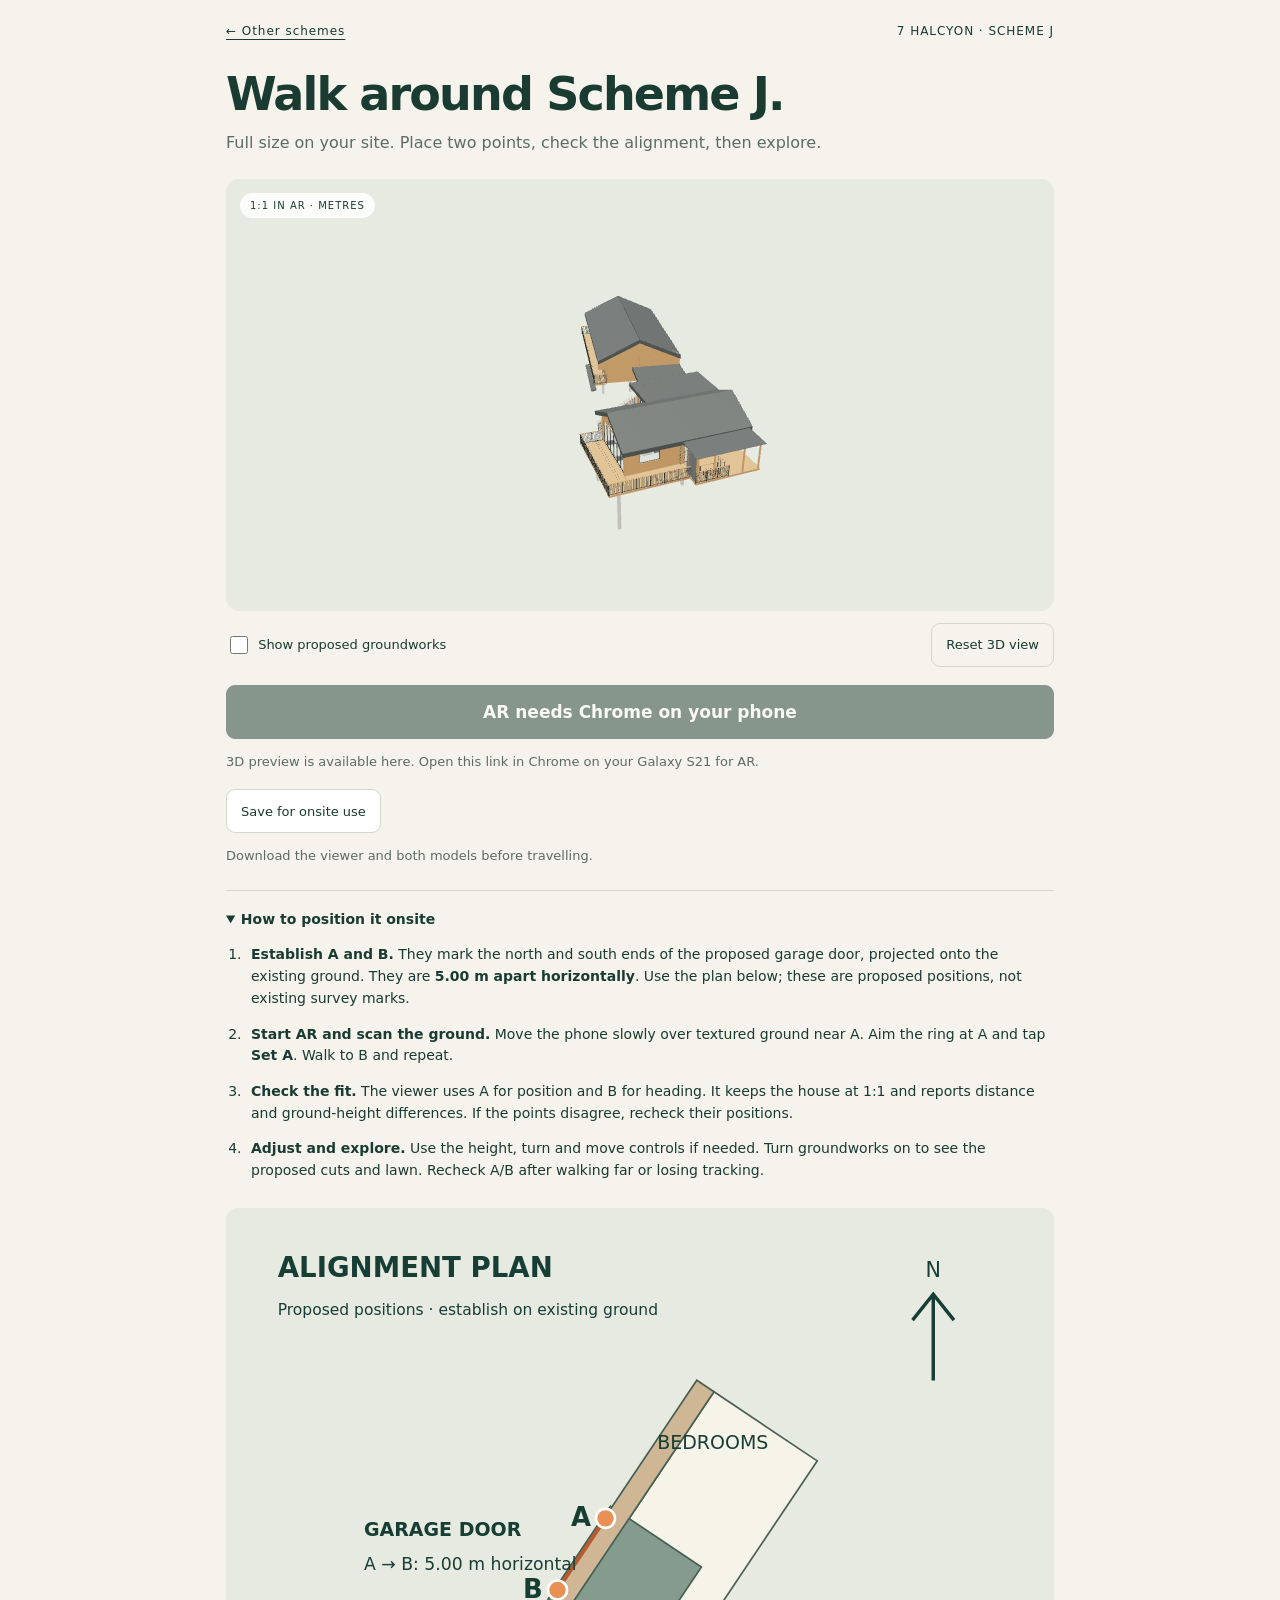
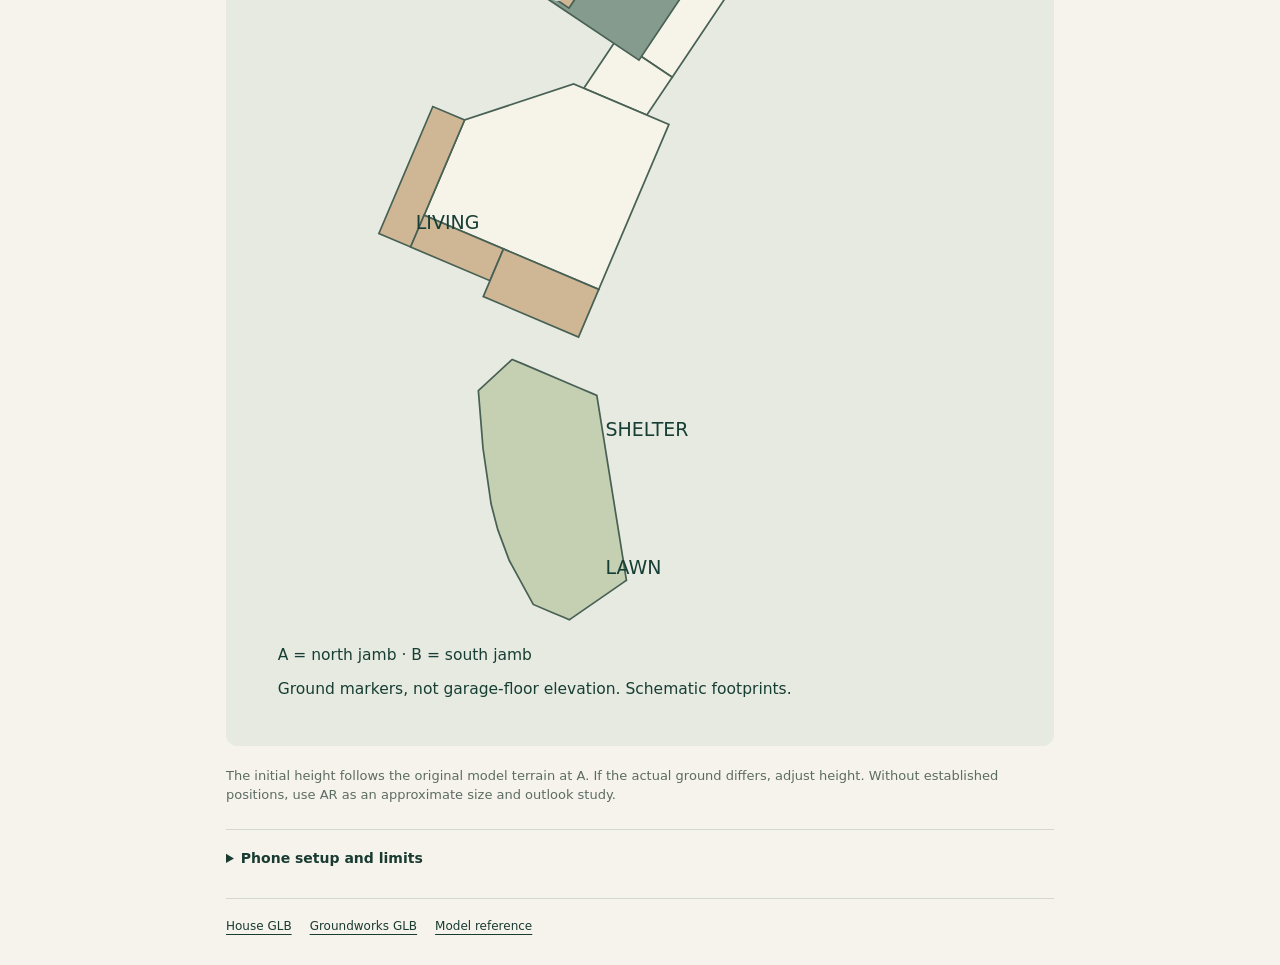
<file: j/index.html>
<!doctype html>
<html lang="en"><head><meta charset="utf-8"><meta name="viewport" content="width=device-width,initial-scale=1,viewport-fit=cover"><meta name="theme-color" content="#173e35"><title>Scheme J · On site</title>
<link rel="stylesheet" href="style.css"><link rel="icon" href="data:,">
<script type="importmap">{"imports":{"three":"./vendor/three.module.min.js"}}</script></head>
<body><main id="page">
<header><a href="../">← Other schemes</a><span>7 HALCYON · SCHEME J</span></header>
<h1>Walk around Scheme J.</h1><p class="intro">Full size on your site. Place two points, check the alignment, then explore.</p>
<div id="viewer" aria-label="Interactive 3D preview of Scheme J"><div id="loading" role="status">Loading the house…</div><span class="badge">1:1 IN AR · METRES</span></div>
<div class="toolbar"><label><input id="siteToggle" type="checkbox"> Show proposed groundworks</label><button id="resetView" class="quiet">Reset 3D view</button></div>
<button id="startAR" class="primary" disabled>Checking AR support…</button><p id="status" class="note" role="status">Open in Chrome on your Galaxy S21.</p>
<div class="secondary"><button id="saveOffline">Save for onsite use</button><a id="nativeAR" href="#" hidden>Open simple Android AR ↗</a></div><p id="offlineStatus" class="note" role="status">Download the viewer and both models before travelling.</p>
<details open><summary>How to position it onsite</summary>
<ol><li><strong>Establish A and B.</strong> They mark the north and south ends of the proposed garage door, projected onto the existing ground. They are <strong>5.00 m apart horizontally</strong>. Use the plan below; these are proposed positions, not existing survey marks.</li><li><strong>Start AR and scan the ground.</strong> Move the phone slowly over textured ground near A. Aim the ring at A and tap <strong>Set A</strong>. Walk to B and repeat.</li><li><strong>Check the fit.</strong> The viewer uses A for position and B for heading. It keeps the house at 1:1 and reports distance and ground-height differences. If the points disagree, recheck their positions.</li><li><strong>Adjust and explore.</strong> Use the height, turn and move controls if needed. Turn groundworks on to see the proposed cuts and lawn. Recheck A/B after walking far or losing tracking.</li></ol>
<img src="alignment-plan.svg" alt="Top-down Scheme J plan showing the two garage-door calibration points A and B, five metres apart, and north." class="plan">
<p class="note">The initial height follows the original model terrain at A. If the actual ground differs, adjust height. Without established positions, use AR as an approximate size and outlook study.</p></details>
<details><summary>Phone setup and limits</summary><p>Use an up-to-date Chrome, Google app and Google Play Services for AR. Allow camera access. Open this page directly over HTTPS; a file attachment or embedded browser may not launch AR.</p><p>After saving, reopen this exact page in airplane mode before you leave. Browser storage can be cleared; keep the tab available. The simple Android viewer needs an internet connection and uses automatic placement, without this page’s A/B calibration.</p><p>Concept visualisation. Position can drift; phone AR is not survey setout. Existing ground, trees and buildings do not automatically hide the virtual house. Materials are simplified for a phone; geometry comes from the saved Scheme J model dated 9 September 2026.</p></details>
<footer><a href="scheme-j-house.glb" download>House GLB</a><a href="scheme-j-siteworks.glb" download>Groundworks GLB</a><a href="model-info.json">Model reference</a></footer>
</main>
<div id="overlay" hidden>
<div class="xr-top"><span id="xrState">Find point A</span><button id="exitAR">Exit AR</button></div>
<div class="xr-bottom"><p id="xrInstruction" role="status">Move the phone slowly to find the ground.</p><button id="capture" class="primary" disabled>Set A</button>
<div id="adjustments" hidden><div class="xr-actions"><button id="reposition">Set A/B again</button><label><input id="xrSite" type="checkbox"> Groundworks</label></div>
<details><summary>Adjust placement</summary><p id="offsetReadout">Height +0.00 m · turn +0°</p>
<div class="adjust-row"><span>Height</span><button data-adjust="height,-0.1">−10 cm</button><button data-adjust="height,0.1">+10 cm</button></div>
<div class="adjust-row"><span>Turn</span><button data-adjust="yaw,-1">−1°</button><button data-adjust="yaw,1">+1°</button></div>
<div class="adjust-row"><span>Move 20 cm</span><button data-adjust="x,-0.2">←</button><button data-adjust="x,0.2">→</button><button data-adjust="z,-0.2">Away</button><button data-adjust="z,0.2">Closer</button></div>
<button id="resetAdjust">Clear adjustments</button><p class="note">Move directions follow your current view. Scaling is always locked at 100%.</p></details></div>
</div></div>
<script type="module" src="viewer.js"></script>
</body></html>
</file>
<file: j/style.css>
:root{color-scheme:light;--paper:#f5f3eb;--ink:#193b32;--muted:#5d6c63;--line:#d2d8cd;--accent:#d4f17a;font-family:system-ui,-apple-system,BlinkMacSystemFont,"Segoe UI",sans-serif;color:var(--ink);background:var(--paper)}*{box-sizing:border-box}body{margin:0}main{max-width:900px;margin:auto;padding:24px clamp(16px,4vw,36px) 32px}header{display:flex;justify-content:space-between;gap:20px;font-size:12px;letter-spacing:.08em;align-items:center}a{color:inherit;text-underline-offset:4px}h1{font-size:clamp(30px,5vw,46px);font-weight:620;letter-spacing:-.04em;line-height:1.06;margin:32px 0 12px}.intro{color:var(--muted);margin:0 0 24px;line-height:1.5}#viewer{position:relative;width:100%;height:clamp(280px,48vh,480px);background:#e7eae0;border-radius:14px;overflow:hidden}canvas{display:block;width:100%;height:100%;touch-action:none}.badge{position:absolute;left:14px;top:14px;font-size:10px;letter-spacing:.1em;background:#ffffffdd;padding:7px 10px;border-radius:20px;pointer-events:none}#loading{position:absolute;inset:0;display:grid;place-items:center;background:#e7eae0;z-index:2}#loading[hidden]{display:none}button{font:inherit;cursor:pointer;border:1px solid var(--line);border-radius:9px;padding:11px 14px;color:var(--ink);background:#fff;min-height:44px}button:disabled{opacity:.5;cursor:default}button:focus-visible,a:focus-visible,summary:focus-visible{outline:3px solid #997137;outline-offset:3px}button.primary{display:block;width:100%;background:var(--ink);color:white;font-weight:650;border-color:var(--ink);min-height:54px;font-size:17px}.toolbar,.secondary{display:flex;justify-content:space-between;align-items:center;gap:14px;flex-wrap:wrap}.toolbar{margin:12px 0 18px;font-size:13px}.quiet{background:transparent;font-size:13px}input[type=checkbox]{accent-color:var(--ink);width:18px;height:18px;vertical-align:middle;margin-right:6px}.note{font-size:13px;color:var(--muted);line-height:1.5}.secondary{margin-top:18px;font-size:13px}details{border-top:1px solid var(--line);margin-top:24px;padding-top:18px;line-height:1.55;font-size:14px}summary{font-weight:650;cursor:pointer}li{padding-left:5px;margin:14px 0}ol{padding-left:20px}.plan{width:100%;height:auto;border-radius:12px;background:#e7eae0;margin-top:12px}footer{border-top:1px solid var(--line);margin-top:28px;padding-top:20px;display:flex;flex-wrap:wrap;gap:18px;font-size:12px}[hidden]{display:none!important}#overlay{position:fixed;inset:0;color:white;pointer-events:none;z-index:10;padding:max(env(safe-area-inset-top),12px) 12px max(env(safe-area-inset-bottom),12px)}.xr-top,.xr-bottom{pointer-events:auto;background:#17352eef;border-radius:12px;padding:12px}.xr-top{display:flex;justify-content:space-between;align-items:center}.xr-top span{font-size:13px;font-weight:650}.xr-bottom{position:absolute;bottom:max(env(safe-area-inset-bottom),12px);left:12px;right:12px;max-height:48vh;overflow-y:auto}.xr-bottom p{font-size:13px;line-height:1.45;margin:4px 0 10px}.xr-bottom button.primary{background:var(--accent);color:var(--ink);border:0}.xr-actions{display:flex;align-items:center;justify-content:space-between;gap:10px;font-size:13px}.xr-bottom details{margin-top:10px;padding-top:10px;border-color:#587369}.xr-bottom .note{color:#d8e5dc}.adjust-row{display:flex;align-items:center;gap:6px;margin:8px 0;flex-wrap:wrap}.adjust-row span{font-size:12px;min-width:64px}.adjust-row button{padding:8px 10px;font-size:13px}body.in-ar #page{visibility:hidden}body.in-ar #viewer canvas{visibility:visible}#overlay:before{content:"";position:absolute;left:50%;top:50%;width:8px;height:8px;background:white;border:1px solid #173e35;border-radius:50%;transform:translate(-50%,-50%);pointer-events:none} @media(max-width:430px){header{font-size:10px}.secondary{align-items:flex-start;flex-direction:column}.toolbar{gap:6px}}
</file>
